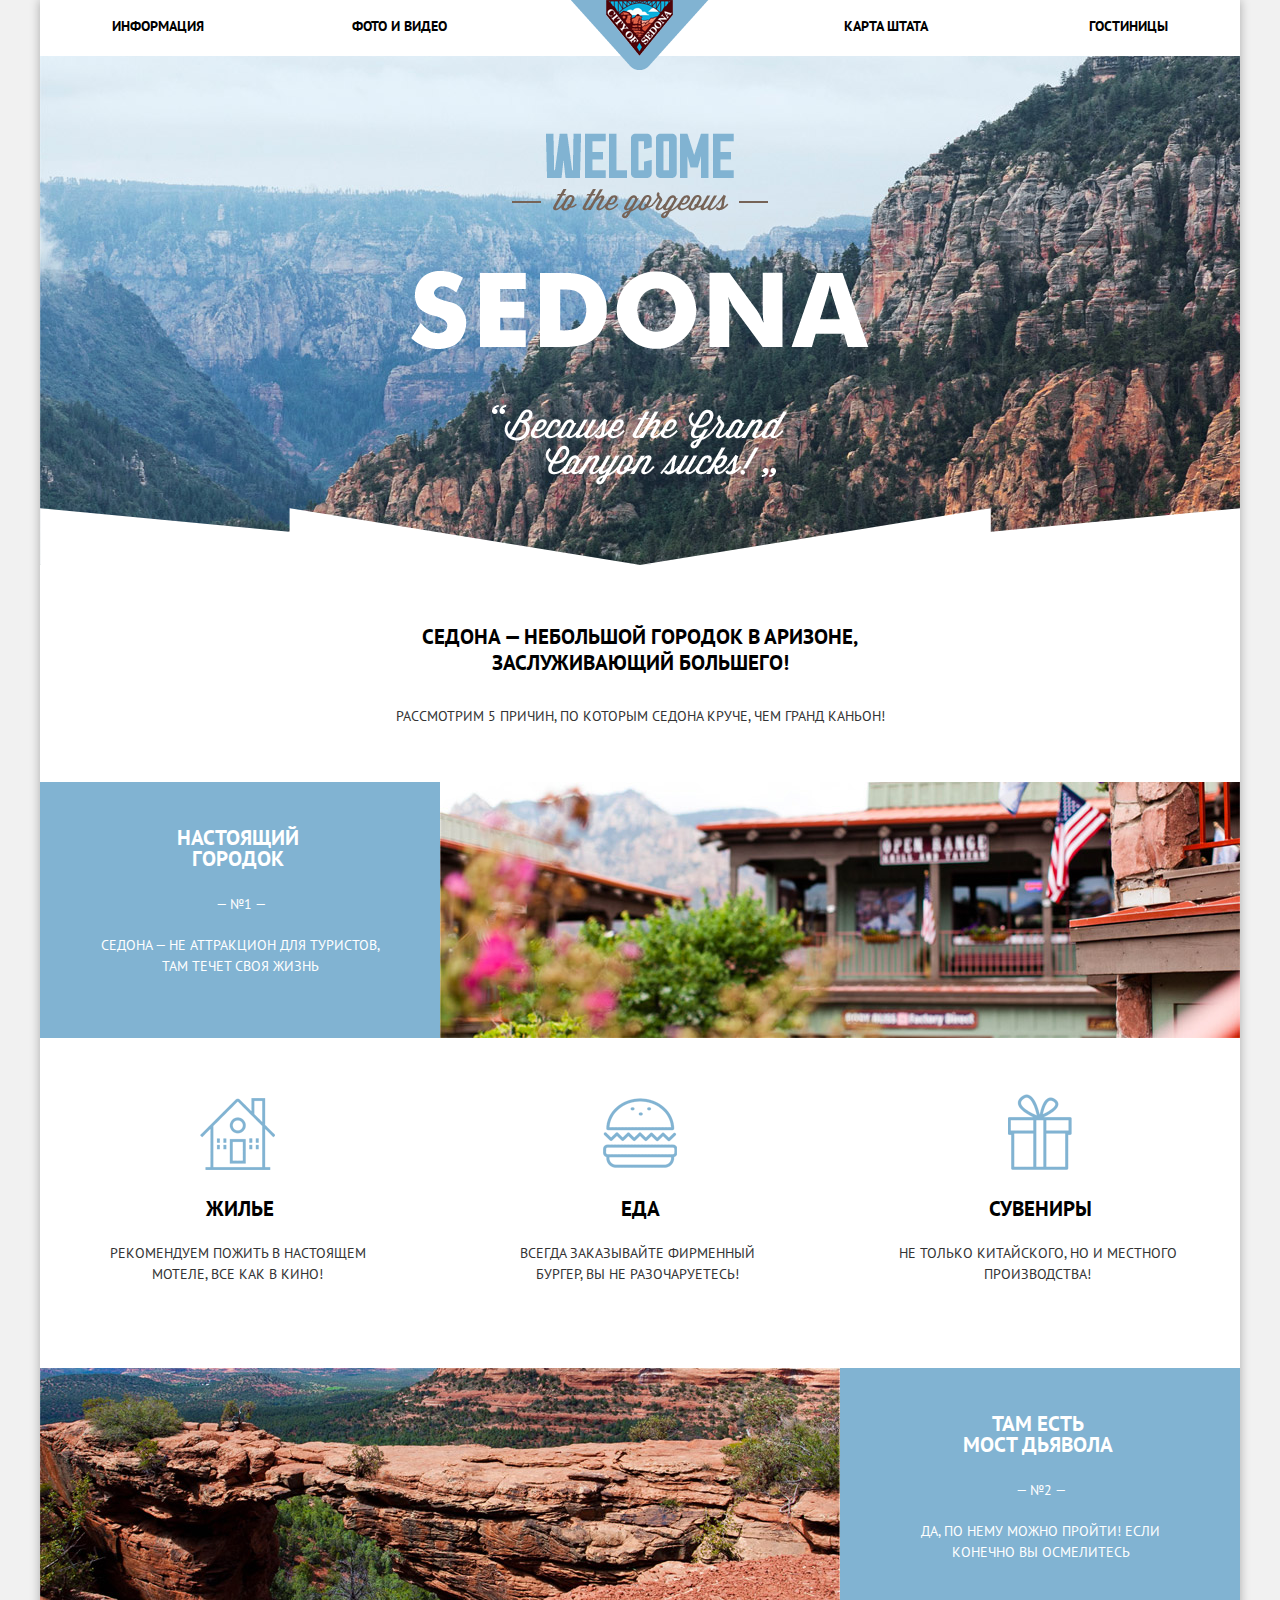
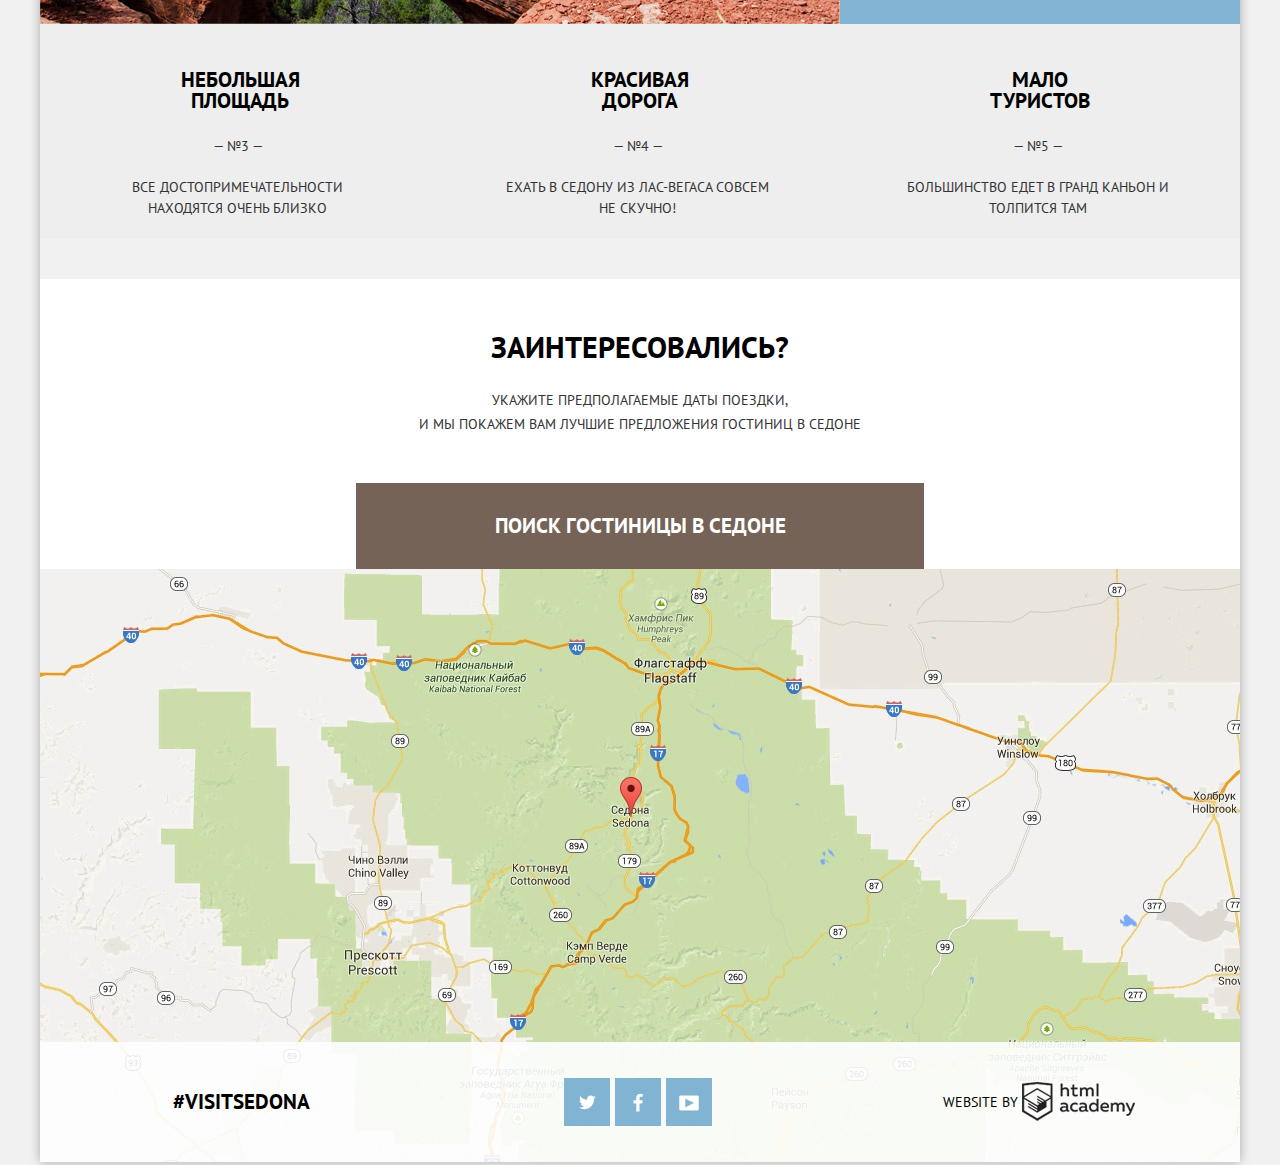
<file: index.html>
<!DOCTYPE html>
<html lang="ru">
  <head>
    <meta charset="utf-8">
    <title>Седона</title>
    <link href="https://fonts.googleapis.com/css?family=PT+Sans:400,700&amp;subset=cyrillic" rel="stylesheet">
    <link rel="stylesheet" href="css/normalize.css">
    <link rel="stylesheet" href="css/style-min.css">
  </head>
  <body>
    <div class="container">
      <header class="main-header">
        <nav class="main-navigation">
         <a class="main-logo">
           <img src="img/main-logo.png" alt="Седона" width="138" height="70">
        </a>
          <ul class="main-navigation-list">
            <li>
              <a href="#">Информация</a>
            </li>
            <li>
              <a href="#">Фото и видео</a>
            </li>
            <li>
              <a href="#">Карта штата</a>
            </li>
            <li>
              <a href="inner.html">Гостиницы</a>
            </li>
          </ul>
        </nav>
      </header>
      <main>
        <header class="promo-header">
          <div class="promo-header-image"></div>
          <h2 class="promo-header-title">Седона &mdash; небольшой городок в Аризоне, заслуживающий большего!</h2>
          <p class="promo-header-content">Рассмотрим 5 причин, по которым Седона круче, чем Гранд Каньон!</p>
        </header>
        <section class="feature">
          <div class="feature-description">
            <h3 class="feature-title">Настоящий
          городок</h3>
            <p class="feature-description-text">&mdash; №1 &mdash;</p>
            <p class="feature-description-text">Седона &mdash; не аттракцион для туристов,
          там течет своя жизнь</p>
          </div>
          <img src="img/first-feature-image.jpg" width="800" height="256" alt="Настоящий городок">
        </section>
        <section class="feature">
          <div class="feature-description-item">
            <h3 class="feature-title-diff feature-house">Жилье</h3>
            <p class="content-information">Рекомендуем пожить в настоящем
          мотеле, все как в кино!</p>
          </div>
          <div class="feature-description-item feature-food">
            <h3 class="feature-title-diff">Еда</h3>
            <p class="content-information">Всегда заказывайте фирменный бургер,
          вы не разочаруетесь!</p>
          </div>
          <div class="feature-description-item feature-souvenir">
            <h3 class="feature-title-diff">Сувениры</h3>
            <p class="content-information">Не только китайского, но и местного
          производства!</p>
          </div>
        </section>
        <section class="feature">
          <img src="img/second-feature-image.jpg" width="800" height="256" alt="Мост Дьявола">
          <div class="feature-description">
            <h3 class="feature-title">Там есть<br>
          Мост Дьявола</h3>
            <p class="feature-description-text">&mdash; №2 &mdash;</p>
            <p class="feature-description-text">Да, по нему можно пройти! Если конечно
          Вы осмелитесь</p>
          </div>
        </section>
        <section class="feature">
          <div class="feature-description-item">
            <h3 class="feature-title-diff">Небольшая
          площадь</h3>
            <p class="content-information">&mdash; №3 &mdash;</p>
            <p class="content-information">Все достопримечательности
          находятся очень близко</p>
          </div>
          <div class="feature-description-item">
            <h3 class="feature-title-diff">Красивая
          дорога</h3>
            <p class="content-information">&mdash; №4 &mdash;</p>
            <p class="content-information">Ехать в Седону из Лас-Вегаса совсем
          не скучно!</p>
          </div>
          <div class="feature-description-item">
            <h3 class="feature-title-diff">Мало
          туристов</h3>
            <p class="content-information">&mdash; №5 &mdash;</p>
            <p class="content-information">Большинство едет в Гранд Каньон и
          толпится там</p>
          </div>
        </section>
        <article class="offer-article">
          <section class="offer-content">
            <h2 class="offer-title">Заинтересовались?</h2>
            <p class="offer-content-information">Укажите предполагаемые даты поездки,<br>
         и мы покажем Вам лучшие предложения гостиниц в Седоне</p>
            <a class="offer-form-title">Поиск гостиницы в Седоне</a>
          </section>
          <section class="offer-form">
            <form class="offer-form-body" action="/echo" method="post">
              <fieldset class="offer-form-group">
                <label for="arrive_date">Дата заезда:</label>
                <input class="date" type="text" name="arrive_date" id="arrive_date" value="24 апреля 2017">
                <span class="form-calendar arrive-date">Календарь</span>
              </fieldset>
              <fieldset class="offer-form-group">
                <label for="departure_date">Дата выезда:</label>
                <input class="date" type="text" name="departure_date" id="departure_date" value="4 июля 2017">
                <span class="form-calendar departure-date">Календарь</span>
              </fieldset>
              <fieldset class="offer-form-group">
                <label for="offer_form_adult">Взрослые:</label>
                <button class="form-text" type="button">-</button>
                <input class="form-text" type="text" name="offer_form_adult" id="offer_form_adult" value="2">
                <button class="form-text" type="button">+</button>
                <label for="offer_form_children">Дети:</label>
                <button class="form-text" type="button">-</button>
                <input class="form-text" type="text" name="offer_form_children" id="offer_form_children" value="0">
                <button class="form-text" type="button">+</button>
              </fieldset>
              <input class="offer-form-btn" type="submit" value="Найти">
            </form>
          </section>
          <div class="map">
            <iframe src="https://www.google.com/maps/embed?pb=!1m18!1m12!1m3!1d995342.9180432113!2d-111.70556741473287!3d34.97028459677115!2m3!1f0!2f0!3f0!3m2!1i1024!2i768!4f13.1!3m3!1m2!1s0x872da132f942b00d%3A0x5548c523fa6c8efd!2z0KHQtdC00L7QvdCwLCDQkNGA0LjQt9C-0L3QsCA4NjMzNiwg0KHQqNCQ!5e0!3m2!1sru!2sru!4v1495015439746" width="1200" height="593" style="border:0" allowfullscreen></iframe>
          </div>
        </article>
      </main>
      <footer class="main-footer index-footer">
        <section class="footer-sedona">
          <p>#visitsedona</p>
        </section>
        <section class="footer-social">
          <a class="social-btn social-btn-tw" href="#">Twitter</a>
          <a class="social-btn social-btn-fb" href="#">Facebook</a>
          <a class="social-btn social-btn-utb" href="#">YouTube</a>
        </section>
        <section class="footer-copyright">
          <p>Website by</p>
          <a href="https://htmlacademy.ru/intensive/htmlcss" target="_blank">html academy</a>
        </section>
      </footer>
    </div>
    <script src="js/script-min.js"></script>
  </body>
</html>
</file>
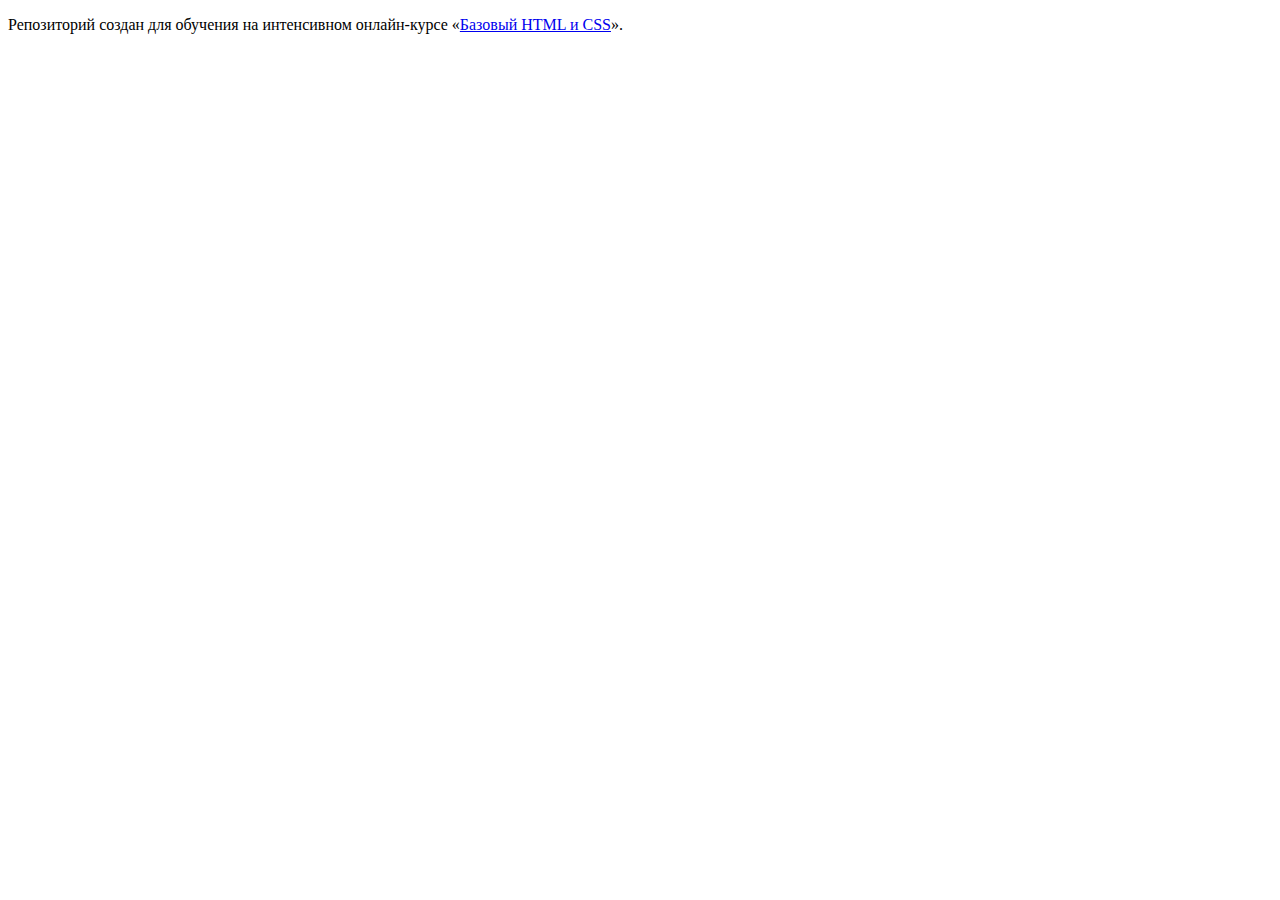
<file: master/index.html>
<!DOCTYPE html>
<html lang="ru">
  <head>
    <meta charset="utf-8">
    <title>HTML Academy: Седона</title>
    <base href="https://htmlacademy-htmlcss.github.io/173700-sedona/master/">
</head>
  <body>

    <p>Репозиторий создан для обучения на интенсивном онлайн‑курсе «<a href="https://htmlacademy.ru/intensive/htmlcss">Базовый HTML и CSS</a>».</p>

  </body>
</html>
</file>
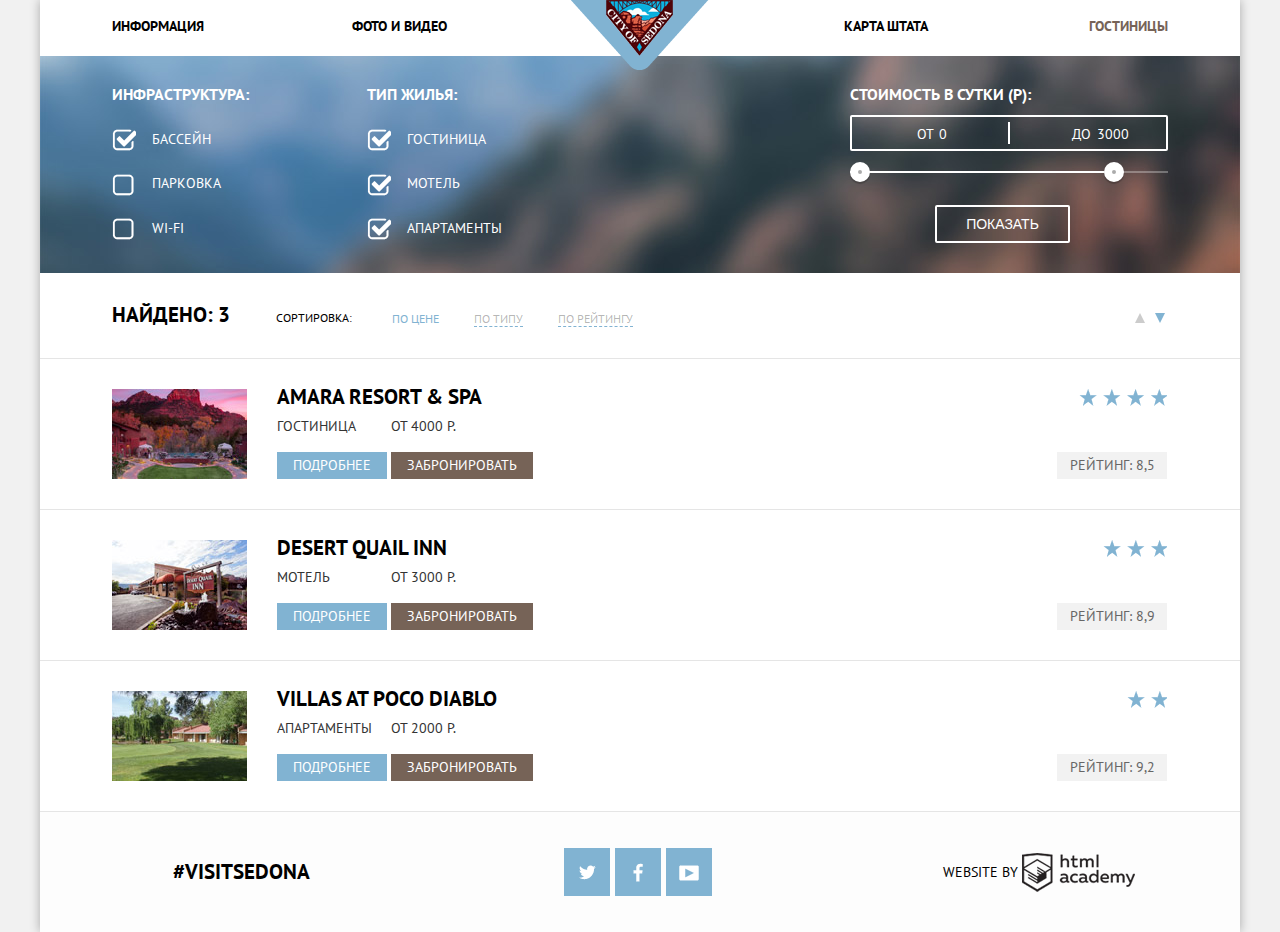
<file: inner.html>
<!DOCTYPE html>
<html lang="ru">
  <head>
    <meta charset="utf-8">
    <title>Седона - каталог отелей</title>
    <link href="https://fonts.googleapis.com/css?family=PT+Sans:400,700&amp;subset=cyrillic" rel="stylesheet">
    <link rel="stylesheet" href="css/normalize.css">
    <link rel="stylesheet" href="css/style-min.css">
  </head>
  <body>
    <div class="container">
      <header class="main-header">
        <nav class="main-navigation">
         <a href="index.html" class="main-logo">
           <img src="img/main-logo.png" alt="Седона" width="138" height="70">
        </a>
          <ul class="main-navigation-list">
            <li>
              <a href="#">Информация</a>
            </li>
            <li>
              <a href="#">Фото и видео</a>
            </li>
            <li>
              <a href="#">Карта штата</a>
            </li>
            <li>
              <a class="active">Гостиницы</a>
            </li>
          </ul>
        </nav>
      </header>
      <main>
        <header class="hotel-form">
          <form class="hotel-select" action="/echo" method="post">
            <fieldset class="hotel-select-section">
              <legend class="hotel-form-title">Инфраструктура:</legend>
              <ul>
                <li>
                  <input type="checkbox" name="pool" id="pool" checked>
                  <label class="label-checkbox" for="pool">Бассейн</label>
                </li>
                <li>
                  <input type="checkbox" name="parking" id="parking">
                  <label class="label-checkbox" for="parking">Парковка</label>
                </li>
                <li>
                  <input type="checkbox" name="wi_fi" id="wi_fi">
                  <label class="label-checkbox" for="wi_fi">Wi-Fi</label>
                </li>
              </ul>
            </fieldset>
            <fieldset class="hotel-select-section">
              <legend class="hotel-form-title">Тип жилья:</legend>
              <ul>
                <li>
                  <input type="checkbox" name="hotel" id="hotel" checked>
                  <label class="label-checkbox" for="hotel">Гостиница</label>
                </li>
                <li>
                  <input type="checkbox" name="motel" id="motel" checked>
                  <label class="label-checkbox" for="motel">Мотель</label>
                </li>
                <li>
                  <input type="checkbox" name="apartment" id="apartment" checked>
                  <label class="label-checkbox" for="apartment">Апартаменты</label>
                </li>
              </ul>
            </fieldset>
            <fieldset class="price-select-section">
              <legend class="price-form-title">Стоимость в сутки (Р):</legend>
              <div class="select-price">
                <label class="min-price">от <input type="text" name="min-price" value="0"></label>
                <label class="max=price">до <input type="text" name="max-price" value="3000"></label>
              </div>
              <div class="form-range">
                <div class="form-scale">
                  <div class="form-bar"></div>
                </div>
                <div class="range-toggle range-toggle-min"></div>
                <div class="range-toggle range-toggle-max"></div>
              </div>
              <button class="hotel-select-button" type="submit">Показать</button>
            </fieldset>
          </form>
        </header>
        <div class="selection-part">
          <h2 class="selection-part-title">Найдено: 3</h2>
          <p>Сортировка:</p>
          <ul>
            <li class="selected-page"><a class="type-selector">По цене</a></li>
            <li><a class="type-selector" href="#">По типу</a></li>
            <li><a class="type-selector" href="#">По рейтингу</a></li>
          </ul>
          <a href="#" class="sort-ascending">сортировка по возрастанию</a>
          <a class="sort-descending">сортировка по убыванию</a>
        </div>
        <div class="hotel-selection">
          <section class="hotel-selection-item">
            <img src="img/hotel-image.jpg" alt="Amara Resort &amp; Spa" width="135" height="90">
            <div class="hotel-definition">
              <h2 class="hotel-selection-title">
                <a href="#">Amara Resort &amp; Spa</a>
              </h2>
              <div class="hotel-type">Гостиница</div>
              <div class="hotel-price">От 4000 р.</div>
              <a class="more" href="#">Подробнее</a>
              <a class="book" href="#">Забронировать</a>
            </div>
            <div class="ratio-list">
             <div class="four-stars"></div>
              <div class="ratio">Рейтинг: 8,5</div>
            </div>
          </section>
          <section class="hotel-selection-item">
            <img src="img/motel-image.jpg" alt="Desert Quail Inn" width="135" height="90">
            <div class="hotel-definition">
              <h2 class="hotel-selection-title">
                <a href="#">Desert Quail Inn</a>
              </h2>
              <div class="hotel-type">Мотель</div>
              <div class="hotel-price">От 3000 р.</div>
              <a class="more" href="#">Подробнее</a>
              <a class="book" href="#">Забронировать</a>
            </div>
            <div class="ratio-list">
              <div class="three-stars"></div>
              <div class="ratio">Рейтинг: 8,9</div>
            </div>
          </section>
          <section class="hotel-selection-item">
            <img src="img/apartment-image.jpg" alt="Villas at Poco Diablo" width="135" height="90">
            <div class="hotel-definition">
              <h2 class="hotel-selection-title">
                <a href="#">Villas at Poco Diablo</a>
              </h2>
              <div class="hotel-type">Апартаменты</div>
              <div class="hotel-price">От 2000 р.</div>
              <a class="more" href="#">Подробнее</a>
              <a class="book" href="#">Забронировать</a>
            </div>
            <div class="ratio-list">
              <div class="two-stars"></div>
              <div class="ratio">Рейтинг: 9,2</div>
            </div>
          </section>
        </div>
      </main>
      <footer class="main-footer">
        <section class="footer-sedona">
          <p>#visitsedona</p>
        </section>
        <section class="footer-social">
          <a class="social-btn social-btn-tw" href="#">Twitter</a>
          <a class="social-btn social-btn-fb" href="#">Facebook</a>
          <a class="social-btn social-btn-utb" href="#">YouTube</a>
        </section>
        <section class="footer-copyright">
          <p>Website by</p>
          <a href="https://htmlacademy.ru/intensive/htmlcss" target="_blank">html academy</a>
        </section>
      </footer>
    </div>
  </body>
</html>
</file>
<file: css/style-min.css>
body{min-width:1200px;font-family:"PT Sans","Arial",sans-serif;font-size:12px;line-height:1.3em;color:#000;text-transform:uppercase;background-color:#f1f1f1}.container{width:1200px;margin:0 auto;padding:0;-webkit-box-shadow:0 0 10px 0 rgba(0,0,0,.3);box-shadow:0 0 10px 0 rgba(0,0,0,.3)}.main-header{position:relative;z-index:100;padding:0;color:#000;background-color:#fff}.main-navigation{font-size:0}.main-logo{position:absolute;top:0;left:531px;z-index:50}.main-navigation-list{display:-webkit-box;display:-ms-flexbox;display:flex;-webkit-box-pack:center;-ms-flex-pack:center;justify-content:center;margin:0 72px;padding:0}.main-navigation-list .active,.main-navigation-list .active:hover{color:#766357}.main-navigation-list li{display:inline-block;vertical-align:top;width:240px;padding:13px 0 16px;list-style:none}.main-navigation-list li:nth-of-type(2){margin-right:96px}.main-navigation-list a{font-size:14px;line-height:26px;font-weight:700;color:#000;text-decoration:none}.main-navigation-list a:hover,.offer-form-group button:hover{color:#81b3d2}.main-navigation-list a:active,.offer-form-group button:active{color:rgba(0,0,0,.3)}.main-navigation-list li:last-of-type,.main-navigation-list li:nth-last-of-type(2){text-align:right}.main-footer{position:relative;display:-webkit-box;display:-ms-flexbox;display:flex;background-color:rgba(254,254,254,.9)}.footer-sedona{width:240px;margin:0 88px 0 91px}.footer-sedona p{margin:47px 0;font-size:21px;line-height:26px;font-weight:700;text-align:center}.footer-social{width:240px;margin:0 88px;text-align:center}.social-btn{display:inline-block;vertical-align:middle;width:46px;height:48px;margin:36px 1px;font-size:0;background:#81b3d2 url(../img/sprite.png) no-repeat}.social-btn:hover{background-color:#669ec0}.social-btn:active{background-color:#5496bd}.social-btn-tw,.social-btn-tw:hover{background-position:0 -366px}.social-btn-tw:active{background-position:-46px -366px}.social-btn-fb,.social-btn-fb:hover{background-position:0 -414px}.social-btn-fb:active{background-position:-46px -414px}.social-btn-utb,.social-btn-utb:hover{background-position:0 -459px}.social-btn-utb:active{background-position:-46px -459px}.footer-copyright,.promo-header{display:-webkit-box;display:-ms-flexbox;display:flex}.footer-copyright{-webkit-box-align:center;-ms-flex-align:center;align-items:center;width:240px;margin:0 65px 0 88px;padding:40px 15px;font-size:0}.footer-copyright p{margin:0 4px;font-size:14px;line-height:26px}.footer-copyright a{width:113px;height:39px;background:url(../img/sprite.png) no-repeat 0 0}.footer-copyright a:hover{width:113px;height:39px;background:url(../img/sprite.png) no-repeat 0 -41px}.footer-copyright a:active{width:113px;height:39px;background:url(../img/sprite.png) no-repeat 0 -82px}.promo-header{-webkit-box-orient:vertical;-webkit-box-direction:normal;-ms-flex-direction:column;flex-direction:column;padding-bottom:53px;background-color:#fff}.promo-header-image{position:relative;width:100%;height:509px;margin-bottom:59px;background:url(../img/index-mask.png) 0 100% no-repeat,url(../img/index-promo-image.png) 50% 49% no-repeat,#e4f1f9 url(../img/index-page-background.jpg) 0 -55px no-repeat}.promo-header-content,.promo-header-title{-ms-flex-item-align:center;align-self:center;width:495px;padding:0;line-height:26px;text-align:center}.promo-header-title{font-weight:700;margin:0 0 27px;font-size:21px}.promo-header-content{margin:0;font-size:14px;color:#333}.feature{display:-webkit-box;display:-ms-flexbox;display:flex;margin:0;padding:0;background-color:#fff}.feature:first-of-type,.feature:nth-of-type(3){background-color:#81b3d2}.feature-description{width:400px;color:#fff;text-align:center;background-color:#81b3d2}.feature-title{width:155px;margin:45px 120px 25px;font-size:21px;line-height:21px;font-weight:700}.feature-description-text{width:305px;margin:20px 48px;font-size:14px;line-height:21px}.feature-description-item{position:relative;width:400px;text-align:center}.feature-title-diff{margin:160px 0 24px;font-size:21px;line-height:21px;font-weight:700}.content-information{width:285px;margin:0 55px 83px;font-size:14px;line-height:21px;color:#333}.feature:last-of-type{margin-bottom:40px;background-color:#eee}.feature:last-of-type .feature-title-diff{width:120px;margin:45px 140px 25px}.feature:last-of-type .content-information{width:265px;margin:20px 65px;font-size:14px;line-height:21px;color:#333}.feature-house::before{position:absolute;content:"";width:75px;height:72px;background:url(../img/sprite.png) no-repeat 0 -123px;top:60px;left:160px}.feature-food::before{position:absolute;content:"";width:74px;height:70px;background:url(../img/sprite.png) no-repeat 0 -197px;top:60px;left:163px}.feature-souvenir::before{position:absolute;top:56px;left:168px;width:64px;height:76px;content:"";background:url(../img/sprite.png) no-repeat 0 -269px}.offer-content{display:-webkit-box;display:-ms-flexbox;display:flex;-webkit-box-orient:vertical;-webkit-box-direction:normal;-ms-flex-direction:column;flex-direction:column;text-align:center;background-color:#fff}.offer-content-information,.offer-title{-ms-flex-item-align:center;align-self:center;width:570px}.offer-title{margin:53px 0 12px;font-weight:700;font-size:30px;line-height:30px}.offer-content-information{margin-bottom:47px;font-size:14px;line-height:24px;color:#333}.offer-form-title{-ms-flex-item-align:center;align-self:center;width:568px;padding:30px 0;font-size:21px;line-height:26px;font-weight:700;color:#fff;text-align:center;text-decoration:none;background-color:#766357;cursor:pointer}.offer-form{position:relative}.map{width:1200px;height:593px;content:"";background:#f2f1ef url(../img/sedona-map.jpg) no-repeat}.offer-form-body{position:absolute;top:0;left:316px;width:458px;margin:0 auto;padding:40px 55px;background-color:#fff;-webkit-box-shadow:0 5px 10px 0 rgba(0,0,0,.3);box-shadow:0 5px 10px 0 rgba(0,0,0,.3);-webkit-transform:translateY(-70000%);transform:translateY(-70000%);-webkit-transition:.5s;transition:.5s}.offer-active{-webkit-transform:translateY(0);transform:translateY(0)}.offer-form-group{padding:14px 0;margin:0;font-size:0;border:0}.offer-form-group .date,.offer-form-group label{display:inline-block;vertical-align:top;width:112px;margin:0;font-size:14px;line-height:38px;font-weight:700}.offer-form-group .date{width:292px;height:34px;padding-left:10px;padding-right:38px;font-family:inherit;line-height:34px;color:#000;text-transform:uppercase;background-color:#f2f2f2;border:2px solid #f2f2f2}.offer-form-group .date:hover{background-color:#ebebeb;border:2px solid #ebebeb}.offer-form-group .date:focus{background-color:#fff;border:2px solid #ebebeb}.form-calendar{position:absolute;width:21px;height:22px;content:"";background:url(../img/sprite.png) 0 -610px no-repeat}.form-calendar:hover{background:url(../img/sprite.png) 0 -658px no-repeat}.form-calendar:active{background:url(../img/sprite.png) 0 -634px no-repeat}.arrive-date{top:63px;left:482px}.departure-date{top:130px;left:482px}.offer-form-group .form-text{width:38px;height:38px;margin:0;padding:0;font-family:inherit;font-size:14px;line-height:38px;font-weight:700;text-align:center;background-color:#f2f2f2;border:0}.offer-form-group:last-of-type label:last-of-type{width:65px;margin-left:53px}.offer-form-btn,.offer-form-group button{font-weight:700;text-align:center;border:0}.offer-form-group button{margin:0;padding:0;width:38px;height:38px;font-size:14px;line-height:38px;color:#000;background-color:#f2f2f2}.offer-form-btn{width:100%;height:60px;margin-top:40px;margin-bottom:15px;font-family:inherit;font-size:21px;line-height:26px;color:#fff;text-transform:uppercase;background-color:#81b3d2}.offer-form-btn:hover{background-color:#669ec0}.offer-form-btn:active{color:rgba(255,255,255,.3);background-color:#5496bd}.index-footer{margin-top:-120px}.hotel-form{margin:0;padding:0;height:217px;background:#81b3d2 url(../img/inner-page-background.jpg) no-repeat}.hotel-select{margin:0;padding:28px 72px}.hotel-select-section{float:left;margin:0 118px 0 0;padding:0;border:0}.hotel-form-title{margin-bottom:23px;font-size:16px;line-height:21px;font-weight:700;color:#fff}.hotel-select-section ul{margin:0;padding:0}.hotel-select-section li{margin-bottom:21px;position:relative;list-style:none}.hotel-select-section label{font-size:14px;line-height:22px;color:#fff}.hotel-select-section input[type=checkbox]{display:none}.label-checkbox::before{display:inline-block;width:24px;height:22px;margin-right:16px;vertical-align:middle;content:"";background:url(../img/sprite.png) 0 -514px no-repeat}input:disabled .label-checkbox::before{background:url(../img/sprite.png) 0 -538px no-repeat}input:checked+.label-checkbox::before{background:url(../img/sprite.png) 0 -562px no-repeat}input:checked:disabled+.label-checkbox::before{background:url(../img/sprite.png) 0 -586px no-repeat}.price-select-section{float:right;width:318px;margin:0;padding:0;font-size:14px;line-height:21px;color:#fff;border:0}.price-form-title{margin:0 0 10px;font-size:16px;line-height:21px;font-weight:700;color:#fff}.select-price{position:relative;height:32px;margin-bottom:20px;font-size:0;border:2px solid #fff;border-radius:2px}.select-price::after{position:absolute;left:50%;top:50%;-webkit-transform:translate(-50%,-50%);transform:translate(-50%,-50%);width:2px;height:22px;content:"";background-color:#fff}.select-price label,.selection-part li{display:inline-block;vertical-align:middle}.select-price label{width:90px;padding-left:65px;font-size:14px;line-height:32px;cursor:pointer}.select-price input{width:40px;height:32px;margin:0;font:inherit;color:inherit;background:0 0;border:0;outline:0}.form-range{position:relative;margin-bottom:32px}.form-scale{height:2px;background-color:rgba(255,255,255,.3)}.form-bar{height:2px;width:80%;background-color:#fff}.range-toggle{height:4px;width:4px;background-color:#ababab;border:8px solid #fff;border-radius:50%;-webkit-box-shadow:0 2px 1px 0 rgba(0,1,1,.2);box-shadow:0 2px 1px 0 rgba(0,1,1,.2);cursor:pointer}.range-toggle:hover{background-color:#1c4f80}.range-toggle-max,.range-toggle-min{position:absolute;top:-9px;left:0}.range-toggle-max{left:80%}.hotel-select-button{width:135px;margin-left:85px;font-size:14px;line-height:32px;text-transform:uppercase;color:#fff;background:0 0;border:2px solid #fff;border-radius:2px}.hotel-select-button:hover{color:#000;background:#fff}.selection-part{display:-webkit-box;display:-ms-flexbox;display:flex;-webkit-box-align:center;-ms-flex-align:center;align-items:center;padding:25px 72px 20px;background-color:#fff;border-bottom:1px solid #e5e5e5}.selection-part-title{margin:-5px 46px 0 0;padding:0;font-size:21px;line-height:26px;font-weight:700}.selection-part ul{margin-right:470px}.selection-part li{margin-right:32px}.selected-page .type-selector,.selected-page .type-selector:hover{color:#81b3d2;border-bottom:none}.type-selector{color:rgba(0,0,0,.3);text-decoration:none;border-bottom:1px dashed #81b3d2}.type-selector:hover{color:#81b3d2;border-bottom:1px dashed #81b3d2}.type-selector:active{color:#000;border-bottom:none}.sort-ascending{margin-right:10px;border-bottom:10px solid #ccc}.sort-ascending:hover{margin-right:10px;border-bottom:10px solid #000}.sort-ascending,.sort-ascending:active,.sort-ascending:hover,.sort-descending{width:0;height:0;font-size:0;border-left:5px solid transparent;border-right:5px solid transparent}.sort-ascending:active{margin-right:10px;border-bottom:10px solid #81b3d2}.sort-descending{border-top:10px solid #81b3d2}.hotel-selection{background-color:#fff}.hotel-definition,.hotel-selection-item{display:-webkit-box;display:-ms-flexbox;display:flex}.hotel-selection-item{padding:30px 72px;border-bottom:1px solid #e5e5e5}.hotel-selection-item img{margin:0 30px 0 0}.hotel-definition{-webkit-box-orient:horizontal;-webkit-box-direction:normal;-ms-flex-direction:row;flex-direction:row;-ms-flex-wrap:wrap;flex-wrap:wrap;width:260px}.hotel-selection-title{margin:-5px 0 6px;font-size:21px;line-height:26px;font-weight:700}.hotel-selection-title a{color:#000;text-decoration:none}.hotel-selection-title a:hover{color:#81b3d2}.hotel-selection-title a:active{color:rgba(0,0,0,.3)}.hotel-type{width:110px;margin-bottom:15px;margin-right:4px;color:#333}.hotel-price,.hotel-type,.more{font-size:14px;line-height:21px}.hotel-price{margin-bottom:15px;color:#333}.more{display:inline-block;vertical-align:middle;width:110px;margin-right:4px;padding:3px 0;color:#fff;text-align:center;text-decoration:none;background-color:#81b3d2}.book,.more:hover{color:#fff;background-color:#669ec0}.more:active{color:rgba(255,255,255,.3);background-color:#5496bd}.book{display:inline-block;vertical-align:middle;width:142px;padding:3px 0;font-size:14px;line-height:21px;text-align:center;text-decoration:none;background-color:#766357}.book:hover{color:#fff;background-color:#604e43}.book:active{color:rgba(255,255,255,.3);background-color:#503e33}.ratio-list{display:-webkit-box;display:-ms-flexbox;display:flex;-ms-flex-wrap:wrap;flex-wrap:wrap;-webkit-box-pack:end;-ms-flex-pack:end;justify-content:flex-end;width:110px;margin-left:520px}.ratio{-ms-flex-item-align:end;align-self:flex-end;width:110px;padding:3px 0;font-size:14px;line-height:21px;color:#666;text-align:center;background-color:#f2f2f2}.four-stars,.three-stars,.two-stars{-ms-flex-item-align:start;align-self:flex-start;height:18px;width:88px;background:url(../img/sprite.png) no-repeat 0 -347px}.three-stars,.two-stars{width:64px}.two-stars{width:40px}
</file>
